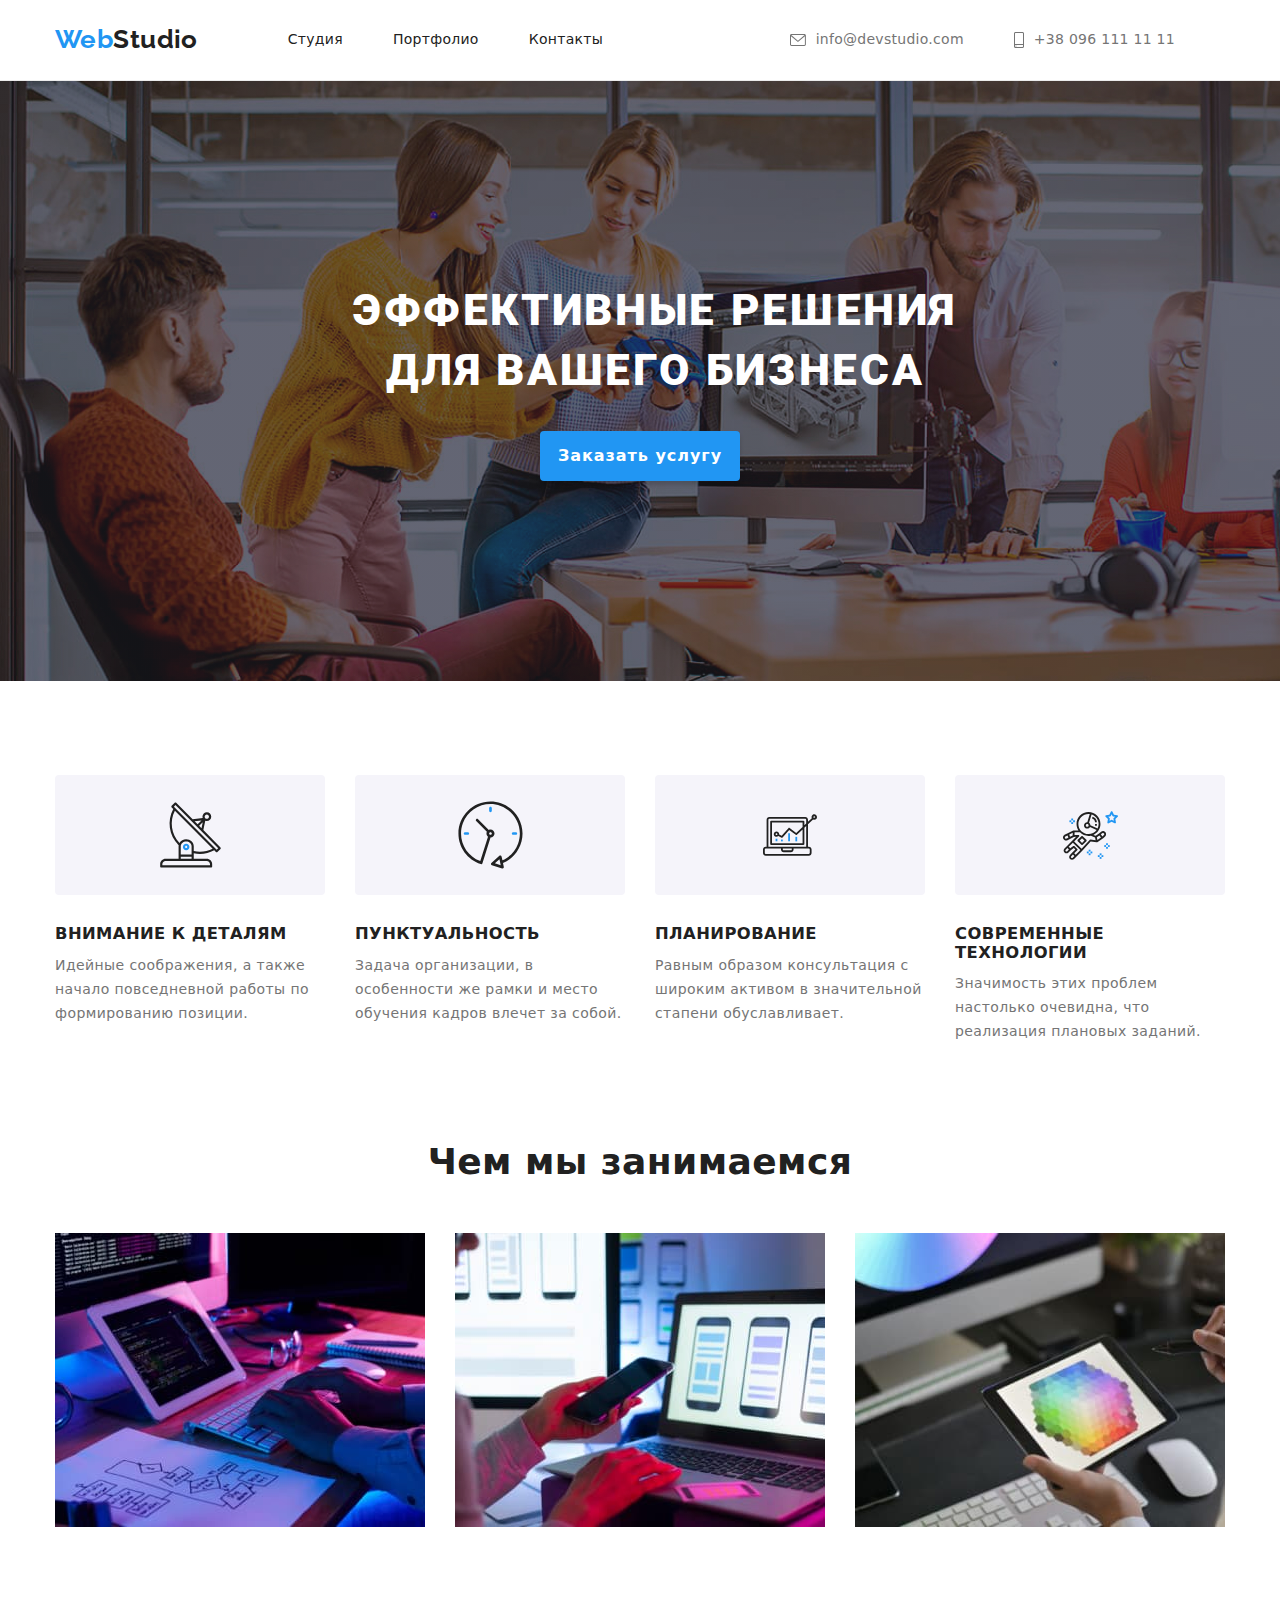
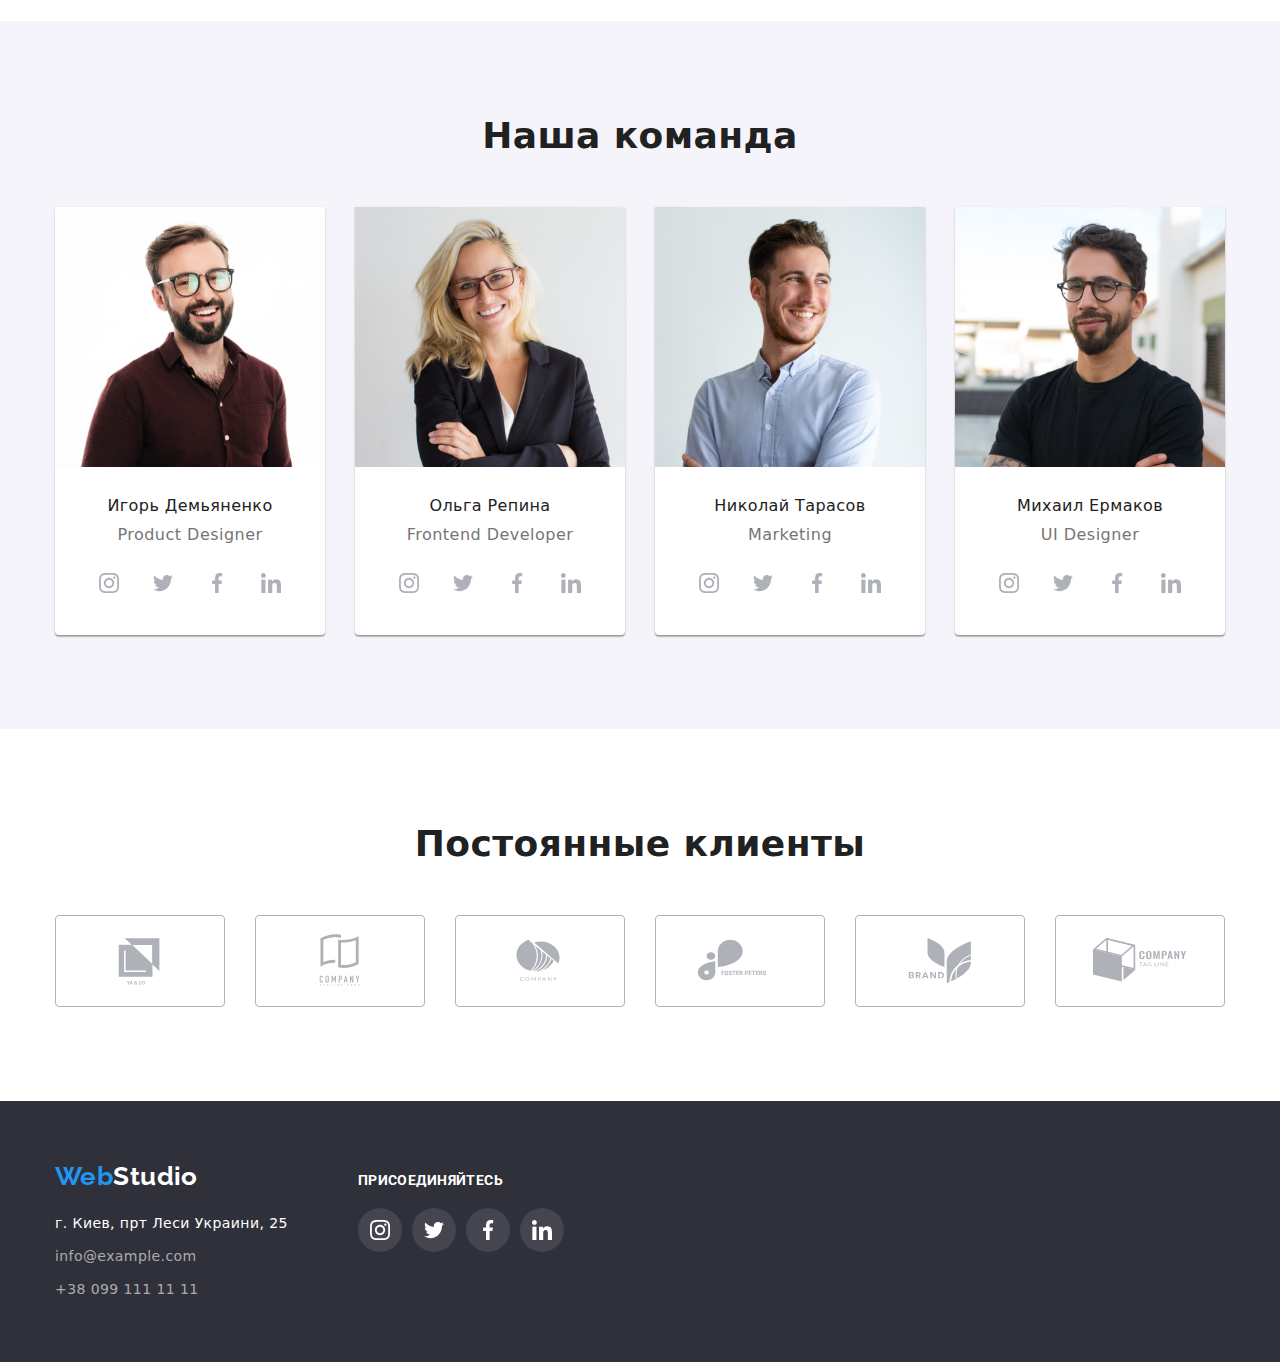
<file: index.html>
<!DOCTYPE html>
<html lang="ru">
  <head>
    <meta charset="UTF-8" />
    <meta http-equiv="X-UA-Compatible" content="IE=edge" />
    <meta name="viewport" content="width=device-width, initial-scale=1.0" />
    <link rel="preconnect" href="https://fonts.gstatic.com" crossorigin>
    <link href="https://fonts.googleapis.com/css2?family=Oleo+Script+Swash+Caps&family=Raleway:wght@700&family=Roboto:wght@400;500;700&display=swap" rel="stylesheet">     
    <link rel="stylesheet" type="text/css" href="./css/styles.css">
    <link rel="stylesheet" type="text/css" href="./css/modern-normalize.css">
    <title>webstudio</title>
   </head>
  <body>
    <header>
      <div class="container container-nav">
      <nav class="nav"> 
        <a href="index.html" class="logo"><span>Web</span>Studio</a>
        <ul class="nav-ul">
          <li>
            <a href="" class="menu">Студия</a>
          </li>
          <li>
            <a href="portfolio.html" class="menu">Портфолио </a>
          </li>
          <li>
            <a href="" class="menu">Контакты</a>
          </li>
        </ul>
      </nav>
      <ul class="contacts">
       
        <li>
          <a href="mailto:info@devstudio.com" class="contacts-link">
            <svg class="contacts-pic" width="16px" height="12px">
              <use href="./images/symbol-defs.svg#icon-envelope"></use>
            </svg>
            info@devstudio.com
          </a>
          </li>
          <li>
            <a href="tel:+380961111111" class="contacts-link">
              <svg class="contacts-pic" width="10px" height="16px">
              <use href="./images/symbol-defs.svg#icon-smartphone"></use>
              </svg>
              +38 096 111 11 11
            </a>
          </li>
      </ul>
    </div>
    </header>
    <main>
      <section class="hero">
        <div class="container container-hero" >
        <h1 class="hero-title">Эффективные решения для вашего бизнеса</h1>
        <button type="button" class="hero-button">Заказать услугу</button>
      </div>
      </section>
      <section class="section">
        <div class="container articles-container">
        <h2 class="visually-hidden" aria-hidden="true" tabindex="-1"> Принципы нашей работы</h2>
        <ul class="articles">
          <li>
            <div class="articles-container-pic">
              <svg class="articles-pic" width="65px" height="70px">
                <use href="./images/symbol-defs.svg#icon-antenna-1"></use>
              </svg>
            </div>
            <h3 class="articles-title">ВНИМАНИЕ К ДЕТАЛЯМ</h3>
            <p class="article">
              Идейные соображения, а также начало повседневной работы по
              формированию позиции.
            </p>
          </li>
          <li>
            <div class="articles-container-pic">
              <svg class="articles-pic" width="67px" height="70px">
                <use href="./images/symbol-defs.svg#icon-clock-1"></use>
              </svg>
            </div>
            <h3 class="articles-title">ПУНКТУАЛЬНОСТЬ</h3>
            <p class="article">
              Задача организации, в особенности же рамки и место обучения кадров
              влечет за собой.
            </p>
          </li>
          <li>
            <div class="articles-container-pic">
            <svg class="articles-pic" width="70px" height="54px">
              <use href="./images/symbol-defs.svg#icon-diagram-1"></use>
            </svg>
          </div>
            <h3 class="articles-title">ПЛАНИРОВАНИЕ</h3>
            <p class="article">
              Равным образом консультация с широким активом в значительной
              стапени обуславливает.
            </p>
          </li>
          <li>
            <div class="articles-container-pic">
            <svg class="articles-pic" width="55px" height="61px">
              <use href="./images/symbol-defs.svg#icon-astronaut-1"></use>
            </svg>
            </div>
            <h3 class="articles-title">СОВРЕМЕННЫЕ ТЕХНОЛОГИИ</h3>
            <p class="article">
              Значимость этих проблем настолько очевидна, что реализация
              плановых заданий.
            </p>
          </li>
        </ul>
      </div>
      </section>
      <section class="activity">
        <div class="container container-activity">
        <h2 class="activity-title">Чем мы занимаемся</h2>
        <ul class="activity-images">
          <li>
            <img width="370" src="images/img1.jpg" class="activity-pic" alt="picture1" />
          </li>
          <li>
            <img width="370" src="images/img2.jpg" class="activity-pic" alt="picture2" />
          </li>
          <li>
            <img width="370" src="images/img3.jpg" class="activity-pic" alt="picture3" />
          </li>
        </ul>
      </div>
      </section>

      <section class="command section">
        <div class="container">
        <h2 class="command-title">Наша команда</h2>
        <ul class="command-list">
          <li class="command-li">
            <img width="270" src="images/igor.jpg" class="command-foto" alt="Игорь Демьяненко" />
            <div class="figure-caption">
              <h3 class="command-name">Игорь Демьяненко</h3>
              <p class="command-position">Product Designer</p>
              <ul class="socials">
                <li class="socials-li">
                <a href="" class="socials-button">
                  <svg  class="socials-pic" width="20px" height="20px">
                    <use href="./images/symbol-defs.svg#icon-instagram-1"></use>
                  </svg>
                </a>
              </li>
              <li class="socials-li">
                <a href="" class="socials-button">
                  <svg class="socials-pic" width="20px" height="20px">
                    <use href="./images/symbol-defs.svg#icon-twitter-1"></use>
                  </svg>
                </a>
              </li>
                <li class="socials-li">
                  <a href="" class="socials-button">
                    <svg class="socials-pic" width="20px" height="20px">
                      <use href="./images/symbol-defs.svg#icon-facebook-1"></use>
                    </svg>
                  </a>
                </li>
                <li class="socials-li">
                  <a href="" class="socials-button">
                    <svg class="socials-pic" width="20px" height="20px">
                      <use href="./images/symbol-defs.svg#icon-linkedin-1"></use>
                    </svg>
                  </a>
                </li>
              </ul>
            </div>
          </li>
          <li class="command-li">
            <img width="270" src="images/olga.jpg" class="command-foto" alt="Ольга Репина" />
            <div class="figure-caption">
              <h3 class="command-name">Ольга Репина</h3>
              <p class="command-position">Frontend Developer</p>
              <ul class="socials">
                <li class="socials-li">
                <a href="" class="socials-button">
                  <svg  class="socials-pic" width="20px" height="20px">
                    <use href="./images/symbol-defs.svg#icon-instagram-1"></use>
                  </svg>
                </a>
              </li>
              <li class="socials-li">
                <a href="" class="socials-button">
                  <svg class="socials-pic" width="20px" height="20px">
                    <use href="./images/symbol-defs.svg#icon-twitter-1"></use>
                  </svg>
                </a>
              </li>
                <li class="socials-li">
                  <a href="" class="socials-button">
                    <svg class="socials-pic" width="20px" height="20px">
                      <use href="./images/symbol-defs.svg#icon-facebook-1"></use>
                    </svg>
                  </a>
                </li>
                <li class="socials-li">
                  <a href="" class="socials-button">
                    <svg class="socials-pic" width="20px" height="20px">
                      <use href="./images/symbol-defs.svg#icon-linkedin-1"></use>
                    </svg>
                  </a>
                </li>
              </ul>
          </div>
          </li>
          <li class="command-li">
            <img width="270" src="images/nik.jpg" class="command-foto" alt="Николай Тарасов" />
            <div class="figure-caption">
              <h3 class="command-name">Николай Тарасов</h3>
              <p class="command-position">Marketing</p>
              <ul class="socials">
                <li class="socials-li">
                <a href="" class="socials-button">
                  <svg  class="socials-pic" width="20px" height="20px">
                    <use href="./images/symbol-defs.svg#icon-instagram-1"></use>
                  </svg>
                </a>
              </li>
              <li class="socials-li">
                <a href="" class="socials-button">
                  <svg class="socials-pic" width="20px" height="20px">
                    <use href="./images/symbol-defs.svg#icon-twitter-1"></use>
                  </svg>
                </a>
              </li>
                <li class="socials-li">
                  <a href="" class="socials-button">
                    <svg class="socials-pic" width="20px" height="20px">
                      <use href="./images/symbol-defs.svg#icon-facebook-1"></use>
                    </svg>
                  </a>
                </li>
                <li class="socials-li">
                  <a href="" class="socials-button">
                    <svg class="socials-pic" width="20px" height="20px">
                      <use href="./images/symbol-defs.svg#icon-linkedin-1"></use>
                    </svg>
                  </a>
                </li>
              </ul>
            </div>  
          </li>
          <li class="command-li">
            <img width="270" src="images/michael.jpg" class="command-foto" alt="Михаил Ермаков" />
            <div class="figure-caption">
              <h3 class="command-name">Михаил Ермаков</h3>
              <p class="command-position">UI Designer</p>
              <ul class="socials">
                <li class="socials-li">
                <a href="" class="socials-button">
                  <svg  class="socials-pic" width="20px" height="20px">
                    <use href="./images/symbol-defs.svg#icon-instagram-1"></use>
                  </svg>
                </a>
              </li>
              <li class="socials-li">
                <a href="" class="socials-button">
                  <svg class="socials-pic" width="20px" height="20px">
                    <use href="./images/symbol-defs.svg#icon-twitter-1"></use>
                  </svg>
                </a>
              </li>
                <li class="socials-li">
                  <a href="" class="socials-button">
                    <svg class="socials-pic" width="20px" height="20px">
                      <use href="./images/symbol-defs.svg#icon-facebook-1"></use>
                    </svg>
                  </a>
                </li>
                <li class="socials-li">
                  <a href="" class="socials-button">
                    <svg class="socials-pic" width="20px" height="20px">
                      <use href="./images/symbol-defs.svg#icon-linkedin-1"></use>
                    </svg>
                  </a>
                </li>
              </ul>
            </div>  
          </li>
        </ul>
      </div>
      </section>


      <section class="clients">
        <div class="container">
        <h2 class="clients-title">Постоянные клиенты</h2>
        <ul class="clients-list">
          <li>
            <a class="client-link" href="">
            <svg class="client-pic" width="106px" height="60px">
              <use href="./images/symbol-defs.svg#icon-client1"></use>
            </svg>
          </a>
          </li>
          <li>
            <a class="client-link" href="">
            <svg class="client-pic" width="106px" height="60px">
              <use href="./images/symbol-defs.svg#icon-client2"></use>
            </svg>
            </a>
          </li>
          <li>
            <a class="client-link" href="">
            <svg class="client-pic" width="106px" height="60px">
              <use href="./images/symbol-defs.svg#icon-client3"></use>
            </svg>
            </a>
          </li>
          <li>
            <a class="client-link" href="">
            <svg class="client-pic" width="106px" height="60px">
              <use href="./images/symbol-defs.svg#icon-client4"></use>
            </svg>
            </a>
          </li>
          <li>
            <a class="client-link" href="">
            <svg class="client-pic" width="106px" height="60px">
              <use href="./images/symbol-defs.svg#icon-client5"></use>
            </svg>
          </a>
          </li>
          <li>
            <a class="client-link" href="">
            <svg class="client-pic" width="106px" height="60px">
              <use href="./images/symbol-defs.svg#icon-client6"></use>
            </svg>
            </a>
          </li>
        </ul>
      </div>
      </section>
    </main>
    <footer class="footer">
      <div class="container container-footer">
      <div>
        <a href="index.html" class="footer-logo"><span>Web</span>Studio</a>
      <address>
        <ul class="footer-contacts-list">
          <li >
             <a class="adres" href="https://goo.gl/maps/Wr4ZdYeeZxtzAYWL7" target="_blank"
              >г. Киев, прт Леси Украини, 25</a
            >
          </li>
          <li>
            <a class="footer-contacts" href="mailto:info@example.com">info@example.com</a>
          </li>
          <li>
            <a class="footer-contacts" href="tel:+380991111111">+38 099 111 11 11</a>
          </li>
        </ul>
      </address>
    </div>
    <div class="socials-part">
      <h3 class="footer-join">ПРИСОЕДИНЯЙТЕСЬ</h3>
      <ul class="footer-socials">
        <li class="footer-socials-li">
        <a href="" class="footer-socials-button">
          <svg  class="footer-socials-pic" width="20px" height="20px">
            <use href="./images/symbol-defs.svg#icon-instagram-1"></use>
          </svg>
        </a>
      </li>
      <li class="footer-socials-li">
        <a href="" class="footer-socials-button">
          <svg class="socials-pic" width="20px" height="20px">
            <use href="./images/symbol-defs.svg#icon-twitter-1"></use>
          </svg>
        </a>
      </li>
        <li class="footer-socials-li">
          <a href="" class="footer-socials-button">
            <svg class="footer-socials-pic" width="20px" height="20px">
              <use href="./images/symbol-defs.svg#icon-facebook-1"></use>
            </svg>
          </a>
        </li>
        <li class="footer-socials-li">
          <a href="" class="footer-socials-button">
            <svg class="footer-socials-pic" width="20px" height="20px">
              <use href="./images/symbol-defs.svg#icon-linkedin-1"></use>
            </svg>
          </a>
        </li>
      </ul>
    </div>
    </div>
    </footer>
  </body>
</html>
</file>
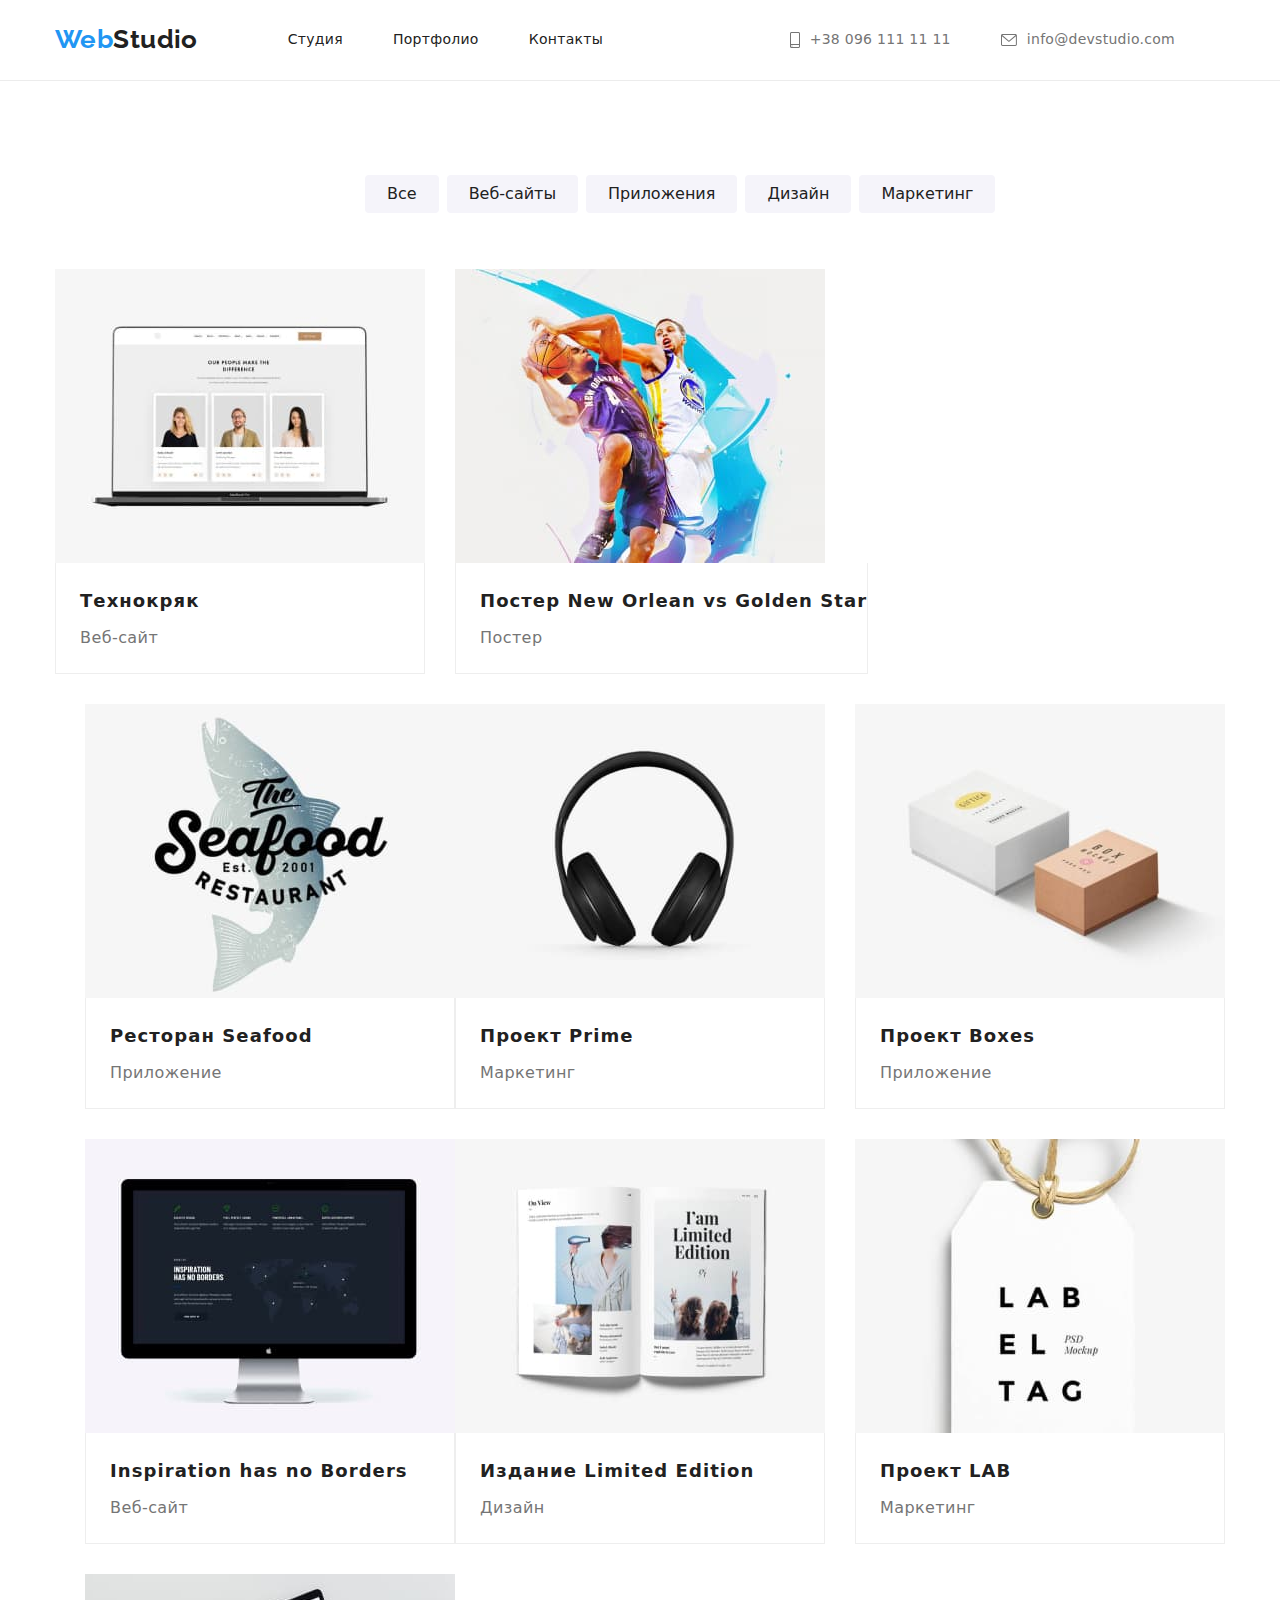
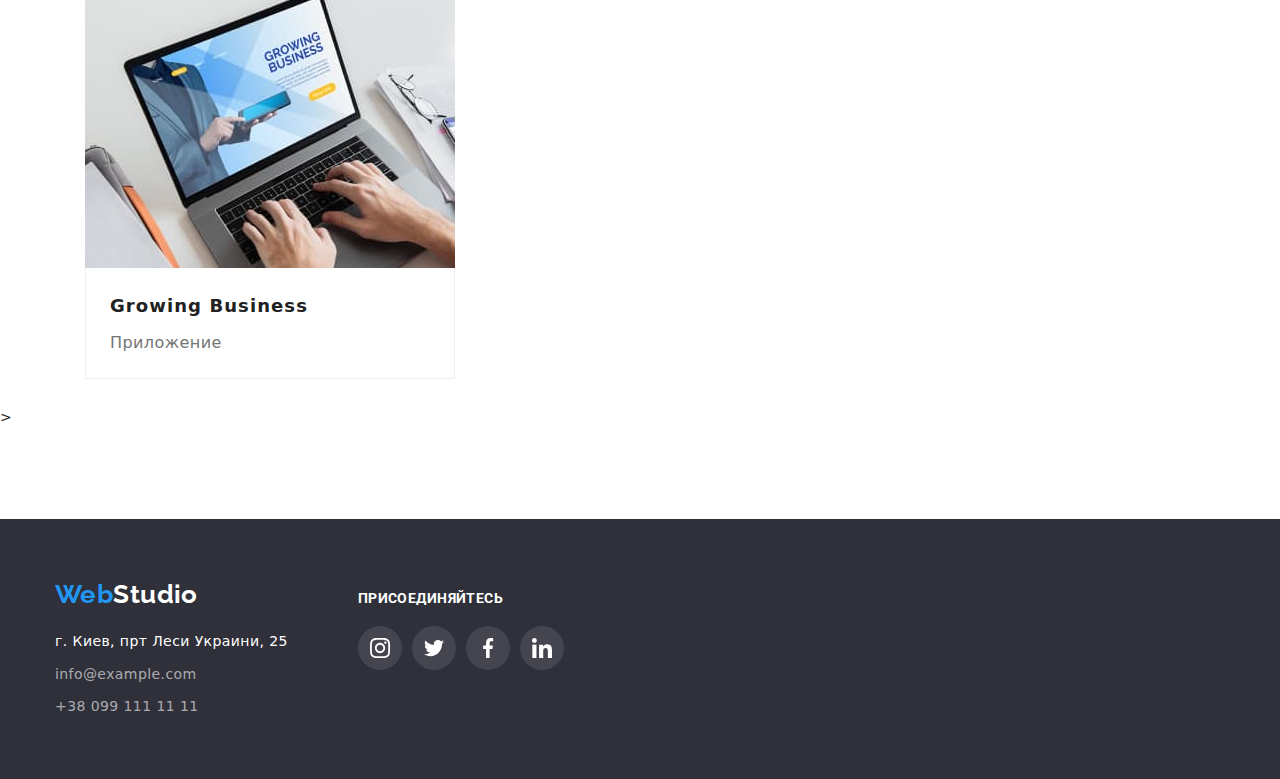
<file: portfolio.html>
<!DOCTYPE html>
<html lang="ru">
<head>
    <meta charset="UTF-8">
    <meta http-equiv="X-UA-Compatible" content="IE=edge">
    <meta name="viewport" content="width=device-width, initial-scale=1.0">
    <link rel="preconnect" href="https://fonts.gstatic.com" crossorigin>
    <link href="https://fonts.googleapis.com/css2?family=Oleo+Script+Swash+Caps&family=Raleway:wght@700&family=Roboto:wght@400;500;700&display=swap" rel="stylesheet">     
    <link rel="stylesheet" type="text/css" href="./css/styles.css">
    <link rel="stylesheet" type="text/css" href="./css/modern-normalize.css">
    <title>Portfolio</title>
</head>
<body>
  <header>
    <div class="container container-nav">
      <nav class="nav"> 
        <a href="index.html" class="logo"><span>Web</span>Studio</a>
        <ul class="nav-ul">
          <li>
            <a href="" class="menu">Студия</a>
          </li>
          <li>
            <a href="portfolio.html" class="menu">Портфолио </a>
          </li>
          <li>
            <a href="" class="menu">Контакты</a>
          </li>
        </ul>
      </nav>
      <ul class="contacts">
        <li>
            <a href="tel:+380961111111" class="contacts-link">
              <svg class="contacts-pic" width="10px" height="16px">
                <use href="./images/symbol-defs.svg#icon-smartphone"></use>
              </svg>
              +38 096 111 11 11
            </a>
          </li>
        <li>
          <a href="mailto:info@devstudio.com" class="contacts-link">
            <svg class="contacts-pic" width="16px" height="12px">
              <use href="./images/symbol-defs.svg#icon-envelope"></use>
            </svg>
            info@devstudio.com</a></li>
      </ul>
    </div>
  </header>
    <main>
        <section class="section">
          <div class="container">
          <h1 class="visually-hidden" aria-hidden="true" tabindex="-1">Наши проекты</h1>
            <ul class="filter">
                <li><button type="button" class="filter-button">Все</button></li>
                <li><button type="button" class="filter-button">Веб-сайты</button></li>
                <li><button type="button" class="filter-button">Приложения</button></li>
                <li><button type="button" class="filter-button">Дизайн</button></li>
                <li><button type="button" class="filter-button">Маркетинг</button></li>
            </ul>
             <ul class="example-list">
                <li class="example">
                  <a class="example-link" href="">
                    <img src="images/techkrack.jpg" class="work-foto" alt="Технокряк" width="370"/>
                    <div class="work-capture">
                    <h2 class="works-title">Технокряк</h2>
                    <p class="works-type">Веб-сайт</p>
                  </div>
                  </a>
                </li>
                <li class="example">
                  <a class="example-link" href="">
                    <img src="images/poster.jpg" class="work-foto" alt="Постер New Orlean vs Golden Star" width="370">
                    <div class="work-capture">
                    <h2 class="works-title">Постер New Orlean vs Golden Star</h2>
                    <p class="works-type">Постер</p>
                    </div>
                  </a>
                </li>
                <li class="example">
                  <a class="example-link" href="">
                    <img src="images/restoran.jpg" class="work-foto" alt="Ресторан Seafood" width="370">
                    <div class="work-capture">
                    <h2 class="works-title">Ресторан Seafood</h2>
                    <p class="works-type">Приложение</p>
                    </div>
                  </a>
                </li>
                <li class="example">
                  <a class="example-link" href="">
                    <img src="images/prime.jpg" class="work-foto" alt="Проект Prime" width="370">
                    <div class="work-capture">
                    <h2 class="works-title">Проект Prime</h2>
                    <p class="works-type">Маркетинг</p>
                    </div>
                  </a>
                </li>
                <li class="example">
                  <a class="example-link" href="">
                    <img src="images/boxes.jpg" class="work-foto" alt="Проект Boxes" width="370">
                    <div class="work-capture"> 
                    <h2 class="works-title">Проект Boxes</h2>
                    <p class="works-type">Приложение</p>
                    </div>
                  </a>
                </li>
                <li class="example">
                  <a class="example-link" href="">
                    <img src="images/inspiration.jpg" class="work-foto" alt="Inspiration has no Borders" width="370">
                    <div class="work-capture">
                    <h2 class="works-title">Inspiration has no Borders</h2>
                    <p class="works-type">Веб-сайт</p>
                    </div>
                  </a>
                </li>
                <li class="example">
                  <a class="example-link" href="">
                    <img src="images/lim-edidion.jpg" class="work-foto" alt="Издание Limited Edition" width="370">
                    <div class="work-capture">
                    <h2 class="works-title">Издание Limited Edition</h2>
                    <p class="works-type">Дизайн</p>
                    </div>
                  </a>
                </li>
                <li class="example">
                  <a  class="example-link" href="">
                    <img src="images/lab.jpg" class="work-foto" alt="Проект LAB" width="370">
                    <div class="work-capture">
                    <h2 class="works-title">Проект LAB</h2>
                    <p class="works-type">Маркетинг</p>
                    </div>
                  </a>
                </li>
                <li class="example">
                  <a class="example-link" href="">
                    <img src="images/growing_business.jpg" class="work-foto" alt="Growing Business" width="370">
                    <div class="work-capture">
                    <h2 class="works-title">Growing Business</h2>
                    <p class="works-type">Приложение</p>
                    </div>
                  </a>
                </li>
            </ul>
            </div>>
        </section>
    </main>

    <footer class="footer">
      <div class="container container-footer">
        <div>
          <a href="index.html" class="footer-logo"><span>Web</span>Studio</a>
        <address>
          <ul class="footer-contacts-list">
            <li >
               <a class="adres" href="https://goo.gl/maps/Wr4ZdYeeZxtzAYWL7" target="_blank"
                >г. Киев, прт Леси Украини, 25</a
              >
            </li>
            <li>
              <a class="footer-contacts" href="mailto:info@example.com">info@example.com</a>
            </li>
            <li>
              <a class="footer-contacts" href="tel:+380991111111">+38 099 111 11 11</a>
            </li>
          </ul>
        </address>
      </div>
      <div class="socials-part">
        <h3 class="footer-join">ПРИСОЕДИНЯЙТЕСЬ</h3>
        <ul class="footer-socials">
          <li class="footer-socials-li">
          <a href="" class="footer-socials-button">
            <svg  class="footer-socials-pic" width="20px" height="20px">
              <use href="./images/symbol-defs.svg#icon-instagram-1"></use>
            </svg>
          </a>
        </li>
        <li class="footer-socials-li">
          <a href="" class="footer-socials-button">
            <svg class="socials-pic" width="20px" height="20px">
              <use href="./images/symbol-defs.svg#icon-twitter-1"></use>
            </svg>
          </a>
        </li>
          <li class="footer-socials-li">
            <a href="" class="footer-socials-button">
              <svg class="footer-socials-pic" width="20px" height="20px">
                <use href="./images/symbol-defs.svg#icon-facebook-1"></use>
              </svg>
            </a>
          </li>
          <li class="footer-socials-li">
            <a href="" class="footer-socials-button">
              <svg class="footer-socials-pic" width="20px" height="20px">
                <use href="./images/symbol-defs.svg#icon-linkedin-1"></use>
              </svg>
            </a>
          </li>
        </ul>
      </div>
      </div>
  
    </footer>
</body>
</html>
</file>
<file: css/styles.css>
:root{
--text-color:#000000;
--nav-hover:#2196F3;
--contacts-link-color:#757575;
--footer-color:#ffffff;
--bg-color:#FFFFFF;
--font-color:#212121;
--hero-font-color:#FFFFFF;
--command-position-font-color:#757575;
--footer-bgcolor:#2F303A;
--button-fontcolor:#FFFFFF;
--works-type-color:#757575;
--hero-bgcolor:#2F303A;
--article-color:#757575;
} 
body{
    font-family: Roboto, sans-serif;
    color:var(--font-color);
    font-size: 14px;
    letter-spacing: 0.03em;
    background-color: var(--bg-color);
}
.visually-hidden {
    position: absolute;
    white-space: nowrap;
    width: 1px;
    height: 1px;
    overflow: hidden;
    border: 0;
    padding: 0;
    clip: rect(0 0 0 0);
    clip-path: inset(50%);
    margin: -1px;
  }
 p,h1,h2,h3,h4,h5,h6{
     margin:0px
 } 
 ul{
     margin:0px;
     padding: 0;
     list-style: none;
 }
 button{
     cursor: pointer;
 }
  header{
     /* height: 80px;
      /*padding-top: 24px;
      padding-bottom: 25px;*/
      border-bottom: 1px solid #ECECEC;
  }
  .container{
    width:1200px;
    padding-left: 15px;
    padding-right: 15px;
    margin: 0 auto;
 }
 .section{
     padding-top: 94px;
     padding-bottom: 94px;
 }
  .container-nav{
    display: flex;
   
  }

/*---------------------  Секция навигации-------------        */
.nav{
    display:flex;
    align-items: center;
}
.logo{
    font-family: Raleway;
    font-size: 26px;
    font-style: normal;
    font-weight: 700;
    line-height: calc(31 / 26);
    text-decoration: none;
    color: var(--font-color);
    padding-top: 24px;
    padding-bottom: 25px;
}
.logo > span{
    color: var(--nav-hover);
}

.nav-ul{
    list-style: none;
    margin-left: 40px;
    display: flex;
    align-items: center; 
}

.menu{
    text-decoration: none;
    font-style: normal;
    font-size: 14px;
    font-weight: 500;
    line-height: 1.14;
    letter-spacing: 0.02em;
    color: var(--menu-color);
    margin-left: 50px;
    padding-top: 32px;
    padding-bottom: 32px;
    display: block;
}
.adres:hover,
.adres:focus,
.footer-contacts:hover,
.footer-contacts:focus,
.contacts-link:hover,
.contacts-link:focus,
.menu:hover,
.menu:focus{
    color:var(--nav-hover);
 }
 .contacts-link:hover> .contacts-pic,
 .contacts-link:focus > .contacts-pic{
 /* fill:var(--nav-hover); */
 fill:var(--nav-hover);
}
 .contacts{
    list-style: none;
    display: flex;
    margin-left: auto;
    align-items: center; 
    
}
.contacts-pic{
    margin-right: 10px;
    fill: var(--contacts-link-color);
    align-items: center;
}

.contacts-link{
    text-decoration: none;
    font-size: 14px;
    font-style: normal;
    font-weight: 500;
    line-height: 1.14;
    letter-spacing: 0.02em;
    text-align: left;
    color: var(--contacts-link-color);
    margin-right: 50px;
    display: flex;
    align-items: center;
}


/*----------------------  Секция герой   -------   */
.hero{
    text-align: center;
    padding-top: 200px;
    padding-bottom: 200px;
    max-width: 1600px;
    height: 600px;
    margin: 0 auto;
    background-repeat: no-repeat;
    background-size: cover;
    /* padding-left: 452px; */
    /* padding-right: 452px; */
    
    background-image: linear-gradient(   
        rgba(47, 48, 58, 0.4),
        rgba(47, 48, 58, 0.4)
    ), url(../images/hero-bg.jpg);
    
}
.container-hero{
   /* ???????????????*/
   /*background: var(--hero-bgcolor);*/
max-width: 696px;  
   padding-left: auto;
   padding-right: auto;
}
.hero-title{
    font-family: Roboto;
    font-style: normal;
    font-weight: 900;
    font-size: 44px;
    line-height: 1.36;
    text-align: center;

    letter-spacing: 0.06em;
    text-transform: uppercase;
    color: var(--hero-font-color);
     width: 696px; 
    /*margin-left: 237px; 
    margin-right: 237px;    */   
}    
    .hero-button{
    cursor: pointer;
    border: none;
    width: 200px;
    height: 50px;
    /* left: 700px; */
    top: 430px;
    background: var(--nav-hover);
    box-shadow: 0px 4px 4px rgba(0, 0, 0, 0.15);
    border-radius: 4px;
    font-family: inherit;
    font-size: 16px;
    font-style: normal;
    font-weight: 700;
    line-height: 1.87;
    letter-spacing: 0.06em;
    text-align: center;
    color: var(--hero-font-color);
    margin-top: 30px;
 
    }

/*-------------------------  Секция статей   -------------------*/
.articles-container{
    display: flex;
   justify-content: center;
}
.articles-container-pic{
    max-width: 270px;
    min-height: 120px;
    background: #F5F4FA;
    border-radius: 4px;
    display:flex;
    justify-content: center; 
    align-items: center;
    margin-bottom: 30px;
}
.articles{
    display: flex;
}
.articles li{
    max-width: 270px;
}
.articles li:not(:last-child){
    margin-right: 30px;
}
.articles-title{
    font-weight: bold;
    line-height: 1.14;
    text-transform: uppercase;
    
    margin-bottom: 10px;
}
.article{
    width: 270px;
    height: 75px;
    left: 515px;
    top: 800px;
    font-weight: normal;
    line-height: 1.71;
    color: var(--article-color);
}

/*===============================   Чем мы занимаемся    =============*/
.activity{
    padding-bottom: 94px;
}

.container-activity{
   align-items: center;
}
.activity-pic{
    display: block;
    max-width: 100%;
    height: auto;
} 
.activity-images{ 
    display: flex;
}
.activity-images li:not(:last-child){
    margin-right: 30px;
}


/*===============    наша комманда     ===================*/
.command{
   background: #F5F4FA;
}
.activity-title,
.command-title,
.clients-title{
    font-size: 36px;
    font-style: normal;
    font-weight: 700;
    line-height: calc(42 / 36);
    text-align: center;
    margin-bottom: 50px;
 }
 .command-list{
     display: flex;
   
 }
 .command-li{
     
background: #FFFFFF;
    box-shadow: 
    0px 1px 3px rgba(0, 0, 0, 0.12), 
    0px 1px 1px rgba(0, 0, 0, 0.14),
    0px 2px 1px rgba(0, 0, 0, 0.2);
    border-radius: 0px 0px 4px 4px;
    
    
 }
 .command-list li:not(:last-child){
    margin-right: 30px;
 }
 .command-foto{
    display: block;
    max-width: 100%;
    height: auto;
 }
 .figure-caption{
    padding-top: 30px;
    padding-bottom: 30px;
 }

.command-name{
    font-size: 16px;
    font-weight: 500;
    line-height: 1.18;
    text-align: center;
    margin-bottom: 10px;
 }
.command-position{
    font-size: 16px;
    font-weight: 400;
    line-height: 1.18;
    letter-spacing: 0.03em;
    text-align: center;
    color: var(--command-position-font-color);
    margin-bottom: 16px;
}
.socials{
    display: flex;
    /*justify-content: center;*/
    margin-left:32px;
    margin-right: 32px;
    box-shadow: initial;
}
.socials-li{
    display: flex;
    margin-right:0px;
    box-shadow: none;
}
.socials li:not(:last-child){
    margin-right: 10px;
}
.socials-button{
    fill: #AFB1B8; 
    border-radius: 50%;
    max-width: 44px;
    max-height: 44px;
    padding: 12px;
    box-shadow: none;
}
.socials-button:hover,
.socials-button:focus,
.footer-socials-button:hover,
.footer-socials-button:focus{
    fill: #FFFFFF;
    background-color: #2196F3;
}

/*===============    Постоянные клиенты    =================================*/
.clients{
    padding-bottom: 94px;
    padding-top: 94px;
 
}
.clients-list{
    display: flex;
    
}
.clients-list li:not(:first-child){
    margin-left: 30px;
    
    

}
.client-link{
    border: 1px solid #AFB1B8;
    box-sizing: border-box;
    border-radius: 4px;
    width: 170px;
    height: 92px;
    display: flex;
    justify-content: center;
    align-items: center;
}
.client-pic{
    /* width: 106px; */
    /* height: 60px; */
    /* padding: 16px 32px; */
    fill: #AFB1B8;
   
}
.client-link:hover,
.client-link:focus{
    border: 1px solid #2196F3;
}

.client-link:hover .client-pic,
.client-link:focus .client-pic{
    fill:  #2196F3;   

    box-sizing: border-box;
    border-radius: 4px;
}
/* .client-link:hover, */
/* .client-link:focus{ */
 /* fill:  #2196F3; */
/* } */

/* --------------------------  footer  ----------------------------*/
.footer{
    background: var(--footer-bgcolor);
    padding-top: 60px;
    padding-bottom: 60px;
}
.container-footer{
    padding-left: auto;
    padding-left: auto;
    display:flex;
    align-items: baseline;
    
}
.footer-logo{
    font-family: Raleway;
    font-size: 26px;
    font-style: normal;
    font-weight: 700;
    line-height: 1.19;
    text-decoration: none;
    color: var(--footer-color);
    margin-bottom: 20px;
    /*padding-top: 60px;*/
    display: block;
}
.footer-logo  span{
    color: var(--nav-hover);
}
.footer-contacts-list{
    
}
.footer-contacts-list li:not(:last-child){
    margin-bottom: 9px;
}


.adres{
    text-decoration: none;
    font-style: normal;
    font-weight: 400;
    line-height: 1.71;
    letter-spacing: 0.03em;
    text-align: left;
    color: var(--footer-color);
}
.footer-contacts{
    text-decoration: none;
    font-style: normal;
    font-weight: normal;
    line-height: 1.71;
    color: rgba(255, 255, 255, 0.6);
}
.socials-part{
margin-left: 70px;

}
.footer-join{
 font-family: Roboto;
font-style: normal;
font-weight: bold;
font-size: 14px;
line-height: 16px;
letter-spacing: 0.03em;
text-transform: uppercase;
color: #FFFFFF;
margin-bottom: 20px;
}
/*===============================*/
.footer-socials{
    display: flex;
   
   
}
.footer-socials-li{
    display: flex;
    margin-right:0px;
}
.footer-socials li:not(:last-child){
    margin-right: 10px;}
.footer-socials-button{
    fill: #FFFFFF; 
    border-radius: 50%;
    max-width: 44px;
    max-height: 44px;
    padding: 12px;
    background: rgba(255, 255, 255, 0.1);
}



/* ===========================  portfolio  ==========================*/

.filter{
    list-style: none;
    display: flex;
    padding-left: 302px;   
    margin-bottom: 56px;
}
.filter-button{
    cursor: pointer;
    border: none;
    border-radius: 4px;
    background-color: inherit;
    font-family: inherit;
    font-style: normal;
    font-weight: 500;
    font-size: 16px;
    line-height: 1.62;
    text-align: center;
    color: inherit;
    padding: 6px 22px;
    margin-left: 8px;
    background: #F5F4FA;
    border-radius: 4px;
}
.filter-button:hover,
.filter-button:focus{
    background-color: var(--nav-hover);
    color:var(--button-fontcolor);
    box-shadow: 
        0px 3px 1px rgba(0, 0, 0, 0.1), 
        0px 1px 2px rgba(0, 0, 0, 0.08), 
        0px 2px 2px rgba(0, 0, 0, 0.12);

}

/*======================   примеры работ  ============= */
.work-foto{
    display:block;
}
.example-list{
    display: flex ;
    flex-wrap: wrap;
}
.example:not(:nth-child(3n+1)){
    margin-left: 30px;
}
.example-link{
    display: block;
    box-sizing: border-box;
    text-decoration: none;
 }
 
.example-link:hover,
.example-link:focus {
    box-shadow: 
      0px 1px 1px rgba(0, 0, 0, 0.12),
      0px 4px 4px rgba(0, 0, 0, 0.06), 
      1px 4px 6px rgba(0, 0, 0, 0.16);   
} 

.example{
    /*margin-left: 30px;*/
    margin-bottom: 30px;
    background: #FFFFFF;
    box-sizing: border-box;
}
.work-capture{
    padding-top: 20px;
    padding-left: 24px;
    padding-bottom: 20px;
    border-left: 1px solid #EEEEEE;
    border-right: 1px solid #EEEEEE;
    border-bottom: 1px solid #EEEEEE;
}
.works-title{
    font-weight: bold;
    font-size: 18px;
    line-height: 2;
    letter-spacing: 0.06em;
    color:var(--font-color);
    margin-bottom: 4px;
}
.works-type{
    font-size: 14px;
    font-weight: normal;
    font-size: 16px;
    line-height: 1.87;
    color: var(--works-type-color);
}
</file>
